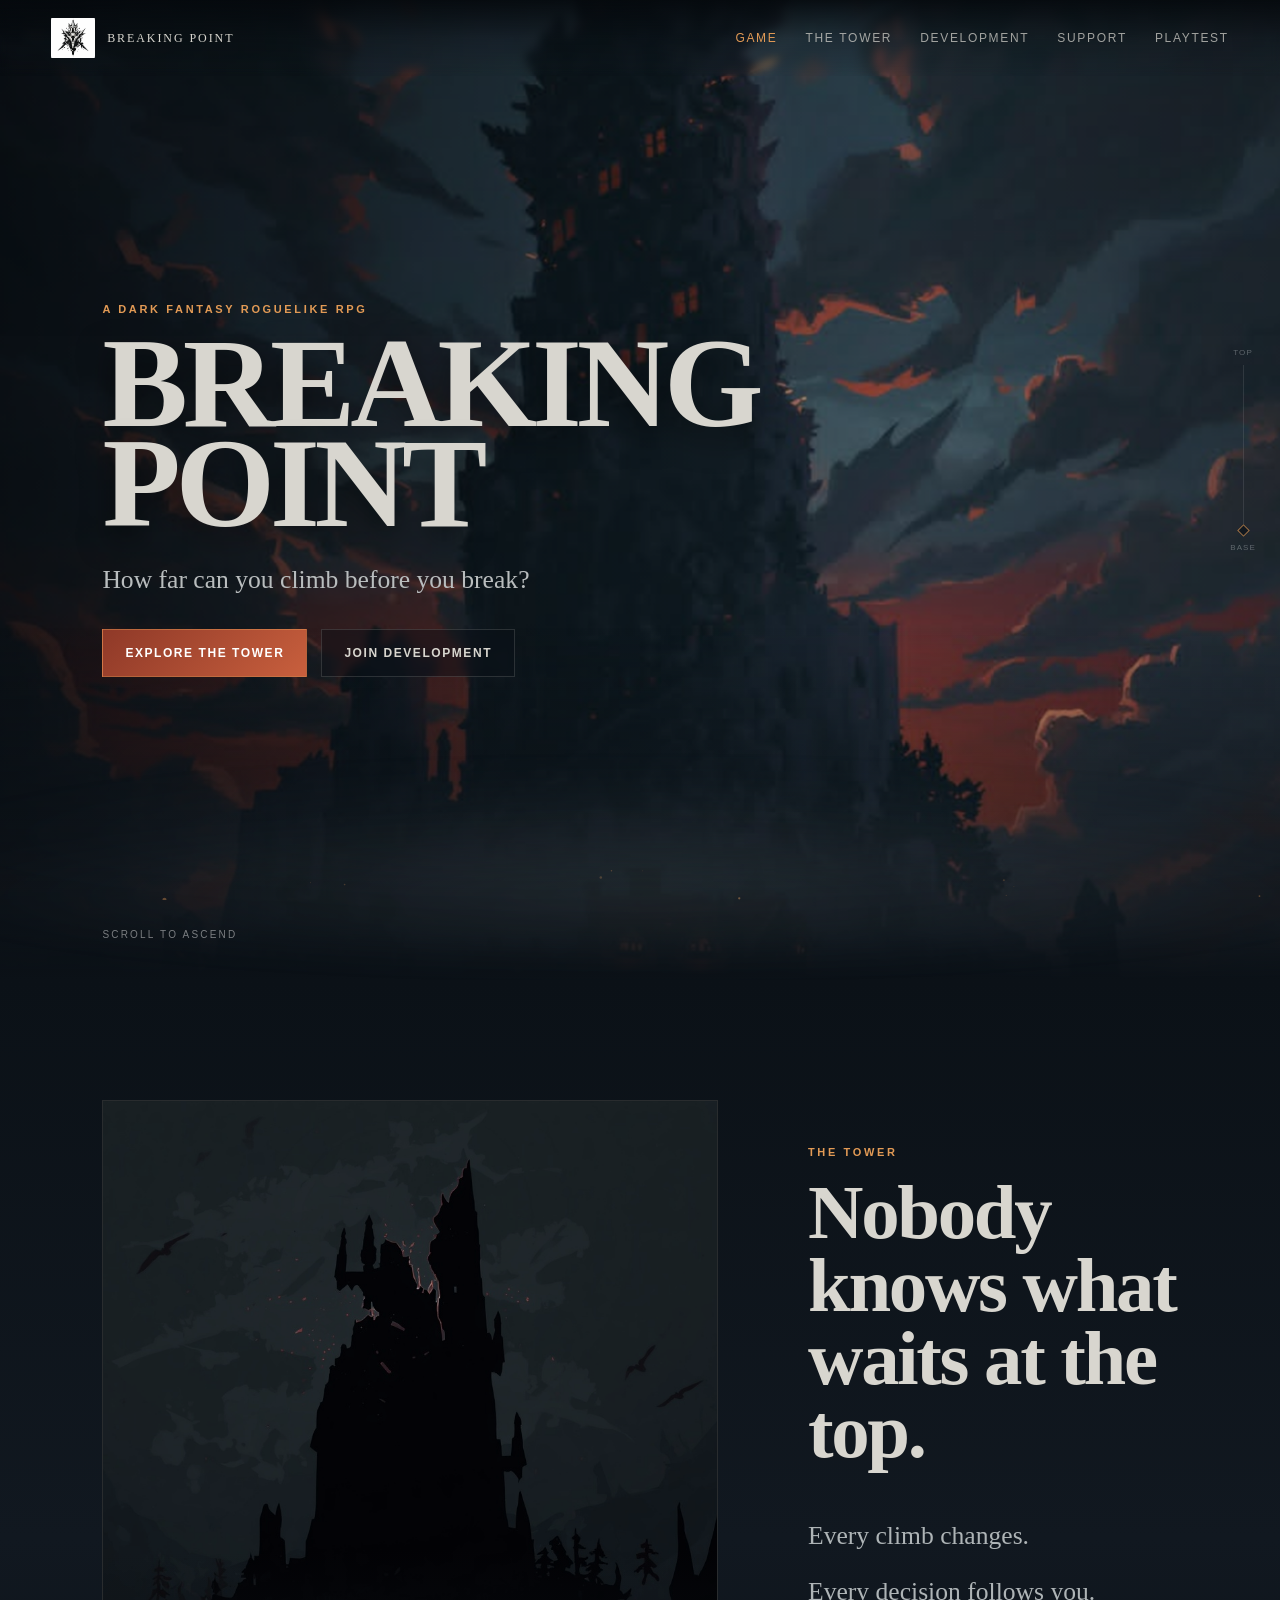
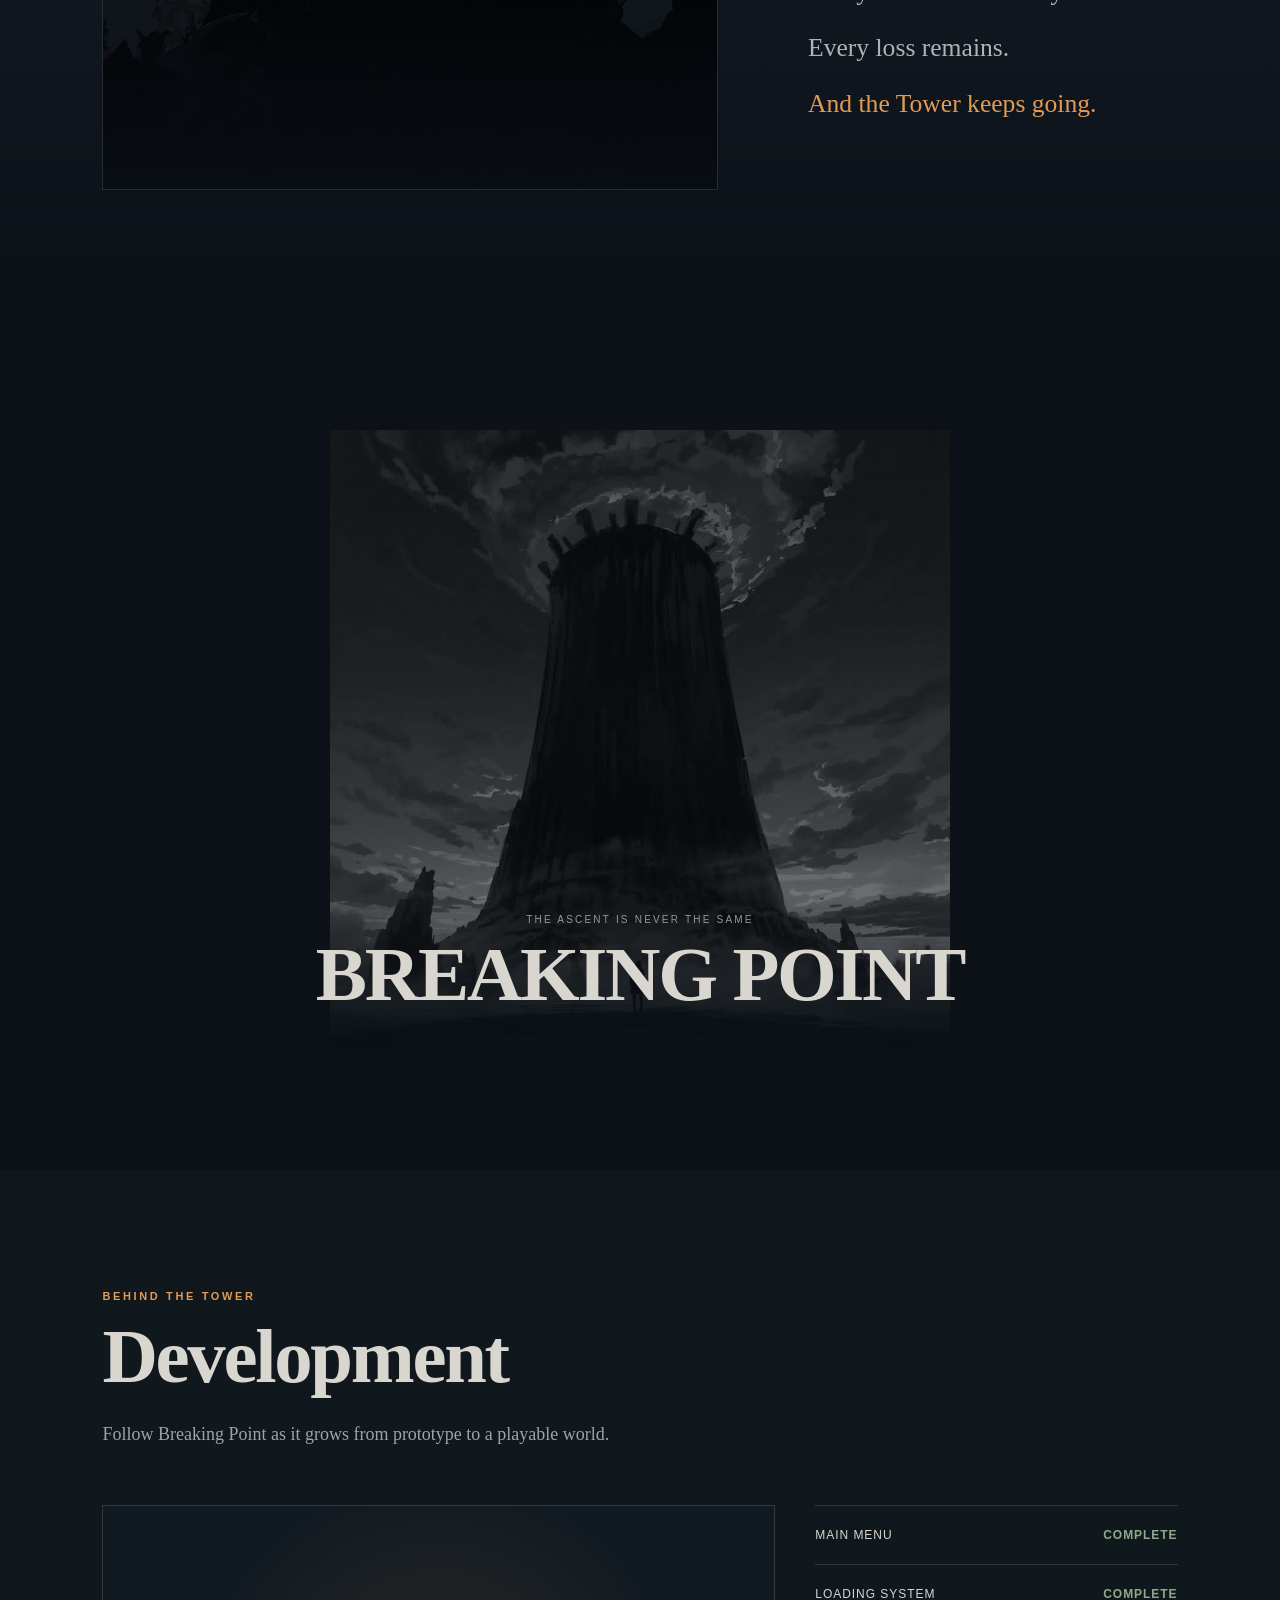
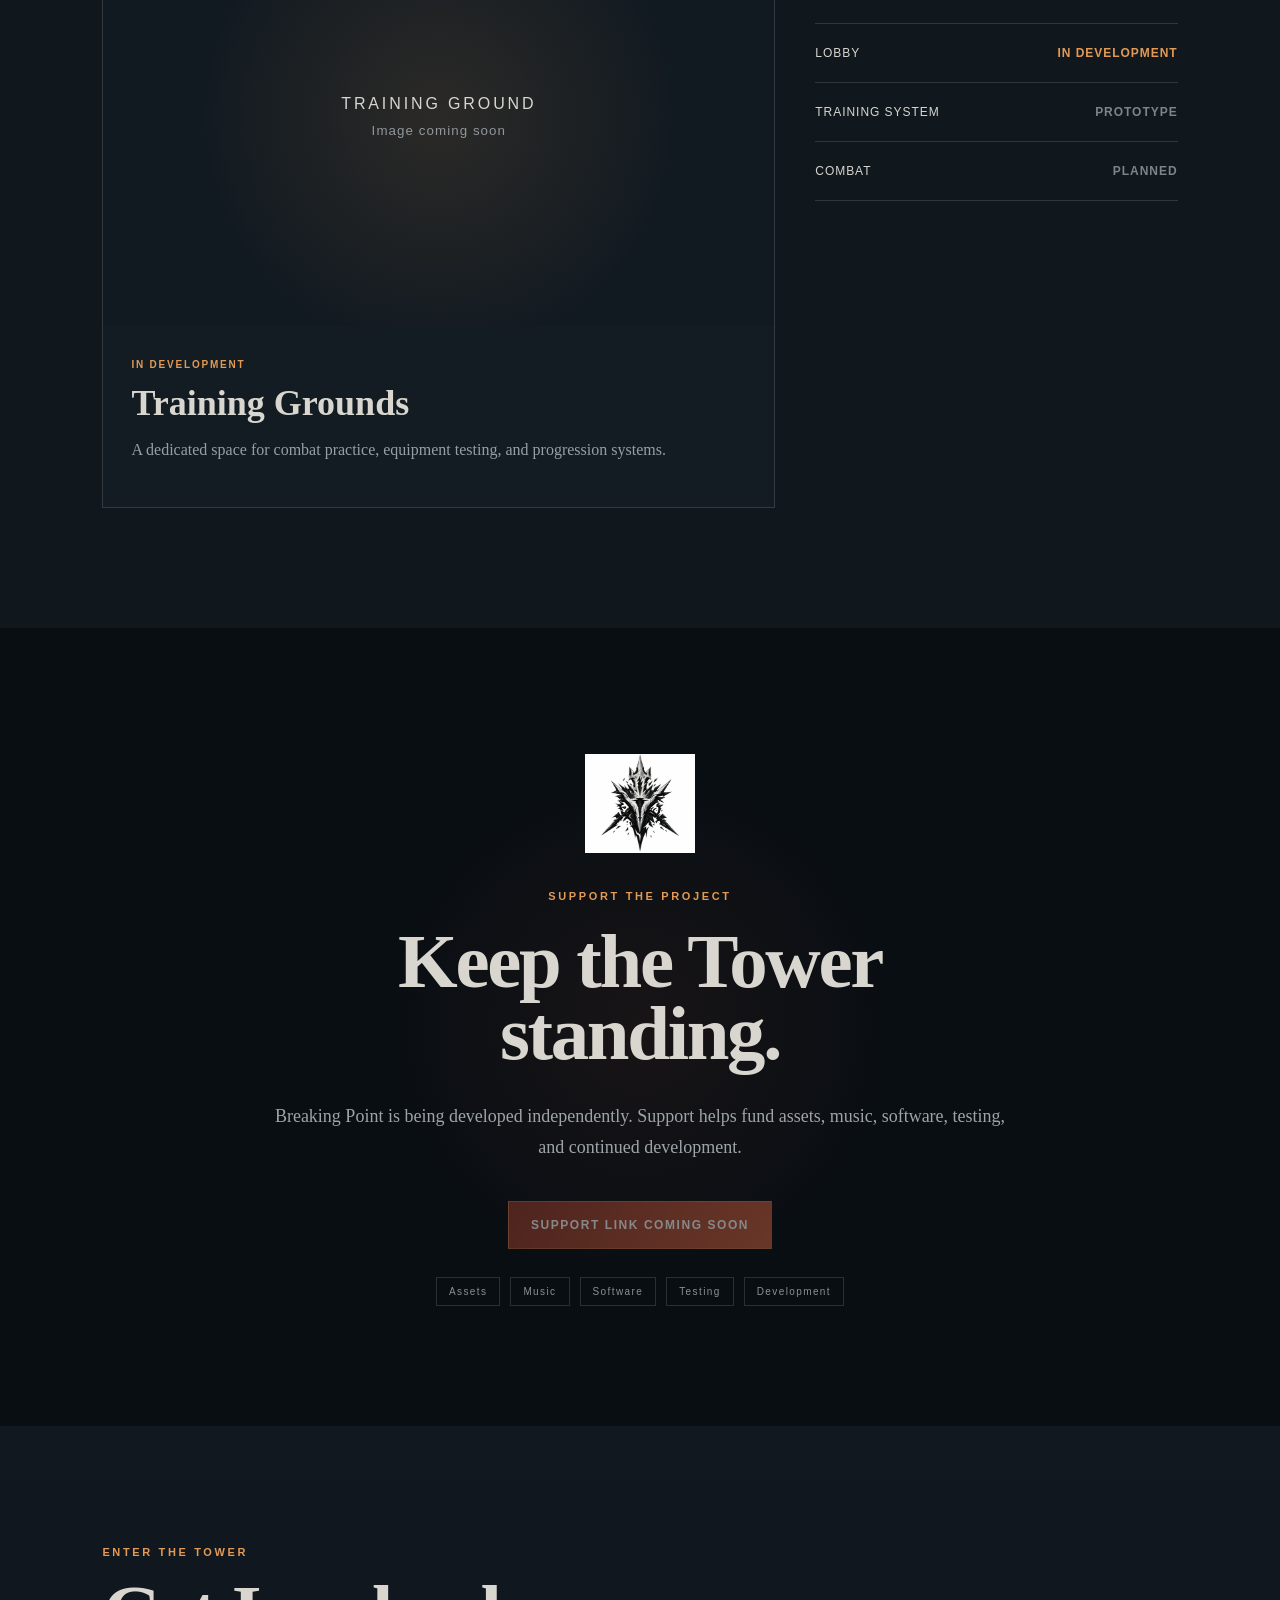
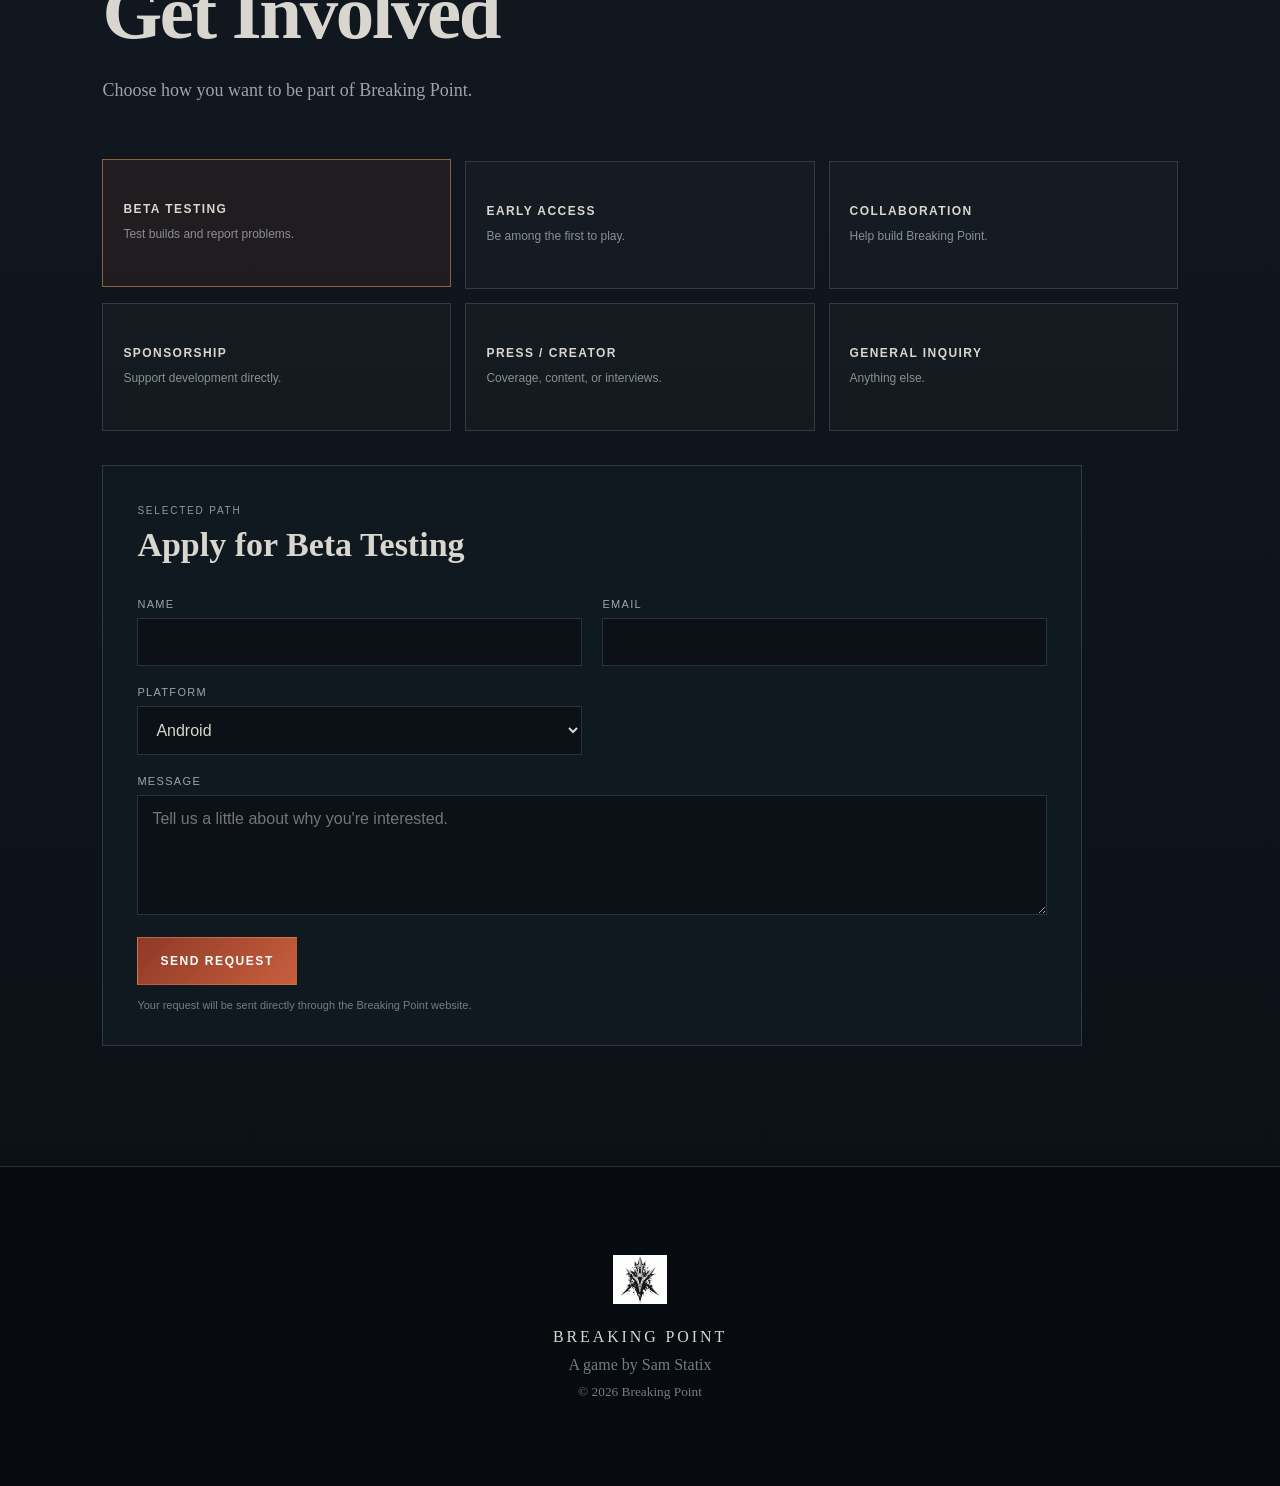
<file: index.html>
<!DOCTYPE html>
<html lang="en">

<head>
  <meta charset="UTF-8" />
  <meta name="viewport" content="width=device-width, initial-scale=1.0" />
  <meta
    name="description"
    content="Breaking Point — a dark fantasy roguelike RPG in development."
  />

  <title>Breaking Point</title>

  <link rel="stylesheet" href="style.css" />
</head>

<body>

  <canvas id="embers" aria-hidden="true"></canvas>


  <!-- =====================================
       HEADER
  ====================================== -->

  <header class="site-header">

    <a href="#game" class="brand" aria-label="Breaking Point home">

      <img
        src="assets/images/logo.jfif"
        alt="Breaking Point logo"
        class="site-logo"
      />

      <span>BREAKING POINT</span>

    </a>


    <button
      class="menu-toggle"
      aria-label="Open navigation"
      aria-expanded="false"
    >
      ☰
    </button>


    <nav class="site-nav" aria-label="Primary navigation">

      <a href="#game">GAME</a>

      <a href="#tower">THE TOWER</a>

      <a href="#development">DEVELOPMENT</a>

      <a href="#support">SUPPORT</a>

      <a href="#playtest">PLAYTEST</a>

    </nav>

  </header>



  <main>


    <!-- =====================================
         GAME / HERO
    ====================================== -->

    <section
      id="game"
      class="hero section dark-section"
    >

      <div class="hero-bg"></div>

      <div class="hero-overlay"></div>

      <div class="fog fog-a"></div>
      <div class="fog fog-b"></div>


      <div class="hero-content reveal">

        <p class="eyebrow">
          A DARK FANTASY ROGUELIKE RPG
        </p>


        <h1>
          BREAKING<br />
          POINT
        </h1>


        <p class="hero-copy">
          How far can you climb before you break?
        </p>


        <div class="hero-actions">

          <a
            class="btn primary"
            href="#tower"
          >
            Explore the Tower
          </a>


          <a
            class="btn ghost"
            href="#playtest"
          >
            Join Development
          </a>

        </div>

      </div>


      <div class="scroll-hint">
        SCROLL TO ASCEND
      </div>

    </section>



    <!-- =====================================
         THE TOWER
    ====================================== -->

    <section
      id="tower"
      class="section tower-section"
    >

      <div class="tower-image reveal">

        <img
          src="assets/images/tower-exterior.jfif"
          alt="The enormous tower of Breaking Point"
        />

      </div>


      <div class="tower-copy">

        <p class="eyebrow reveal">
          THE TOWER
        </p>


        <h2 class="reveal">
          Nobody knows what waits at the top.
        </h2>


        <div class="tower-lines">

          <p class="reveal">
            Every climb changes.
          </p>

          <p class="reveal">
            Every decision follows you.
          </p>

          <p class="reveal">
            Every loss remains.
          </p>

          <p class="reveal">
            And the Tower keeps going.
          </p>

        </div>

      </div>

    </section>



    <!-- =====================================
         TOWER TRANSITION / SIGIL
    ====================================== -->

    <section
      class="section sigil-break dark-section"
    >

      <div class="sigil-image reveal">

        <img
          src="assets/images/tower-silhouette.jfif"
          alt="Silhouette of the Breaking Point tower"
        />

      </div>


      <div class="break-title reveal">

        <span>
          THE ASCENT IS NEVER THE SAME
        </span>


        <h2>
          BREAKING POINT
        </h2>

      </div>

    </section>



    <!-- =====================================
         DEVELOPMENT
    ====================================== -->

    <section
      id="development"
      class="section development-section"
    >

      <div class="section-heading reveal">

        <p class="eyebrow">
          BEHIND THE TOWER
        </p>


        <h2>
          Development
        </h2>


        <p>
          Follow Breaking Point as it grows from
          prototype to a playable world.
        </p>

      </div>


      <div class="dev-grid">


        <article class="dev-feature reveal">


          <div class="dev-image">

            <!--
              Add training-ground.jfif later.

              When you add it to assets/images,
              replace the temporary content below
              with:

              <img
                src="assets/images/training-ground.jfif"
                alt="Breaking Point training ground"
              />
            -->

            <div class="training-placeholder">

              <span>
                TRAINING GROUND
              </span>

              <small>
                Image coming soon
              </small>

            </div>

          </div>


          <div class="dev-copy">

            <span class="status">
              IN DEVELOPMENT
            </span>


            <h3>
              Training Grounds
            </h3>


            <p>
              A dedicated space for combat practice,
              equipment testing, and progression systems.
            </p>

          </div>

        </article>



        <div class="milestones reveal">


          <div class="milestone done">

            <span>
              MAIN MENU
            </span>

            <strong>
              COMPLETE
            </strong>

          </div>


          <div class="milestone done">

            <span>
              LOADING SYSTEM
            </span>

            <strong>
              COMPLETE
            </strong>

          </div>


          <div class="milestone active">

            <span>
              LOBBY
            </span>

            <strong>
              IN DEVELOPMENT
            </strong>

          </div>


          <div class="milestone">

            <span>
              TRAINING SYSTEM
            </span>

            <strong>
              PROTOTYPE
            </strong>

          </div>


          <div class="milestone">

            <span>
              COMBAT
            </span>

            <strong>
              PLANNED
            </strong>

          </div>

        </div>

      </div>

    </section>



    <!-- =====================================
         SUPPORT
    ====================================== -->

    <section
      id="support"
      class="section support-section dark-section"
    >

      <div class="support-inner reveal">


        <img
          src="assets/images/logo.jfif"
          alt="Breaking Point emblem"
          class="support-logo"
        />


        <p class="eyebrow">
          SUPPORT THE PROJECT
        </p>


        <h2>
          Keep the Tower standing.
        </h2>


        <p>
          Breaking Point is being developed independently.
          Support helps fund assets, music, software,
          testing, and continued development.
        </p>


        <a
          class="btn primary disabled"
          href="#"
          aria-disabled="true"
          tabindex="-1"
        >
          Support Link Coming Soon
        </a>


        <div class="support-tags">

          <span>
            Assets
          </span>

          <span>
            Music
          </span>

          <span>
            Software
          </span>

          <span>
            Testing
          </span>

          <span>
            Development
          </span>

        </div>

      </div>

    </section>



    <!-- =====================================
         PLAYTEST / GET INVOLVED
    ====================================== -->

    <section
      id="playtest"
      class="section involve-section"
    >

      <div class="section-heading reveal">

        <p class="eyebrow">
          ENTER THE TOWER
        </p>


        <h2>
          Get Involved
        </h2>


        <p>
          Choose how you want to be part of
          Breaking Point.
        </p>

      </div>



      <div
        class="interest-grid reveal"
        role="group"
        aria-label="Interest type"
      >


        <button
          class="interest-card active"
          data-type="Beta Testing"
        >

          Beta Testing

          <span>
            Test builds and report problems.
          </span>

        </button>



        <button
          class="interest-card"
          data-type="Early Access"
        >

          Early Access

          <span>
            Be among the first to play.
          </span>

        </button>



        <button
          class="interest-card"
          data-type="Collaboration"
        >

          Collaboration

          <span>
            Help build Breaking Point.
          </span>

        </button>



        <button
          class="interest-card"
          data-type="Sponsorship"
        >

          Sponsorship

          <span>
            Support development directly.
          </span>

        </button>



        <button
          class="interest-card"
          data-type="Press / Creator"
        >

          Press / Creator

          <span>
            Coverage, content, or interviews.
          </span>

        </button>



        <button
          class="interest-card"
          data-type="General Inquiry"
        >

          General Inquiry

          <span>
            Anything else.
          </span>

        </button>

      </div>



      <!-- =====================================
           NETLIFY FORM
      ====================================== -->

      <form
        class="contact-form reveal"
        name="breaking-point-interest"
        method="POST"
        action="/thanks.html"
        data-netlify="true"
        netlify-honeypot="bot-field"
      >


        <input
          type="hidden"
          name="form-name"
          value="breaking-point-interest"
        />


        <input
          type="hidden"
          name="interest"
          id="interestField"
          value="Beta Testing"
        />


        <p class="hidden">

          <label>

            Don't fill this out:

            <input name="bot-field" />

          </label>

        </p>



        <div class="form-title">

          <span>
            SELECTED PATH
          </span>


          <h3 id="formHeading">
            Apply for Beta Testing
          </h3>

        </div>



        <div class="form-grid">


          <label>

            Name

            <input
              type="text"
              name="name"
              required
              autocomplete="name"
            />

          </label>



          <label>

            Email

            <input
              type="email"
              name="email"
              required
              autocomplete="email"
            />

          </label>



          <label id="platformWrap">

            Platform

            <select name="platform">

              <option value="Android">
                Android
              </option>

              <option value="PC">
                PC
              </option>

              <option value="Both">
                Both
              </option>

            </select>

          </label>



          <label class="full-width">

            Message

            <textarea
              name="message"
              rows="5"
              placeholder="Tell us a little about why you're interested."
            ></textarea>

          </label>

        </div>



        <button
          class="btn primary submit-btn"
          type="submit"
        >
          Send Request
        </button>


        <p class="form-note">
          Your request will be sent directly
          through the Breaking Point website.
        </p>

      </form>

    </section>


  </main>



  <!-- =====================================
       CLIMB INDICATOR
  ====================================== -->

  <aside
    class="climb-meter"
    aria-hidden="true"
  >

    <span class="climb-label top">
      TOP
    </span>


    <div class="climb-track">

      <div class="climb-progress"></div>

      <div class="climb-marker"></div>

    </div>


    <span class="climb-label bottom">
      BASE
    </span>

  </aside>



  <!-- =====================================
       FOOTER
  ====================================== -->

  <footer class="site-footer">


    <img
      src="assets/images/logo.jfif"
      alt="Breaking Point logo"
      class="footer-logo"
    />


    <p>
      BREAKING POINT
    </p>


    <span>
      A game by Sam Statix
    </span>


    <small>
      © 2026 Breaking Point
    </small>


  </footer>



  <script src="script.js"></script>

</body>

</html>
</file>
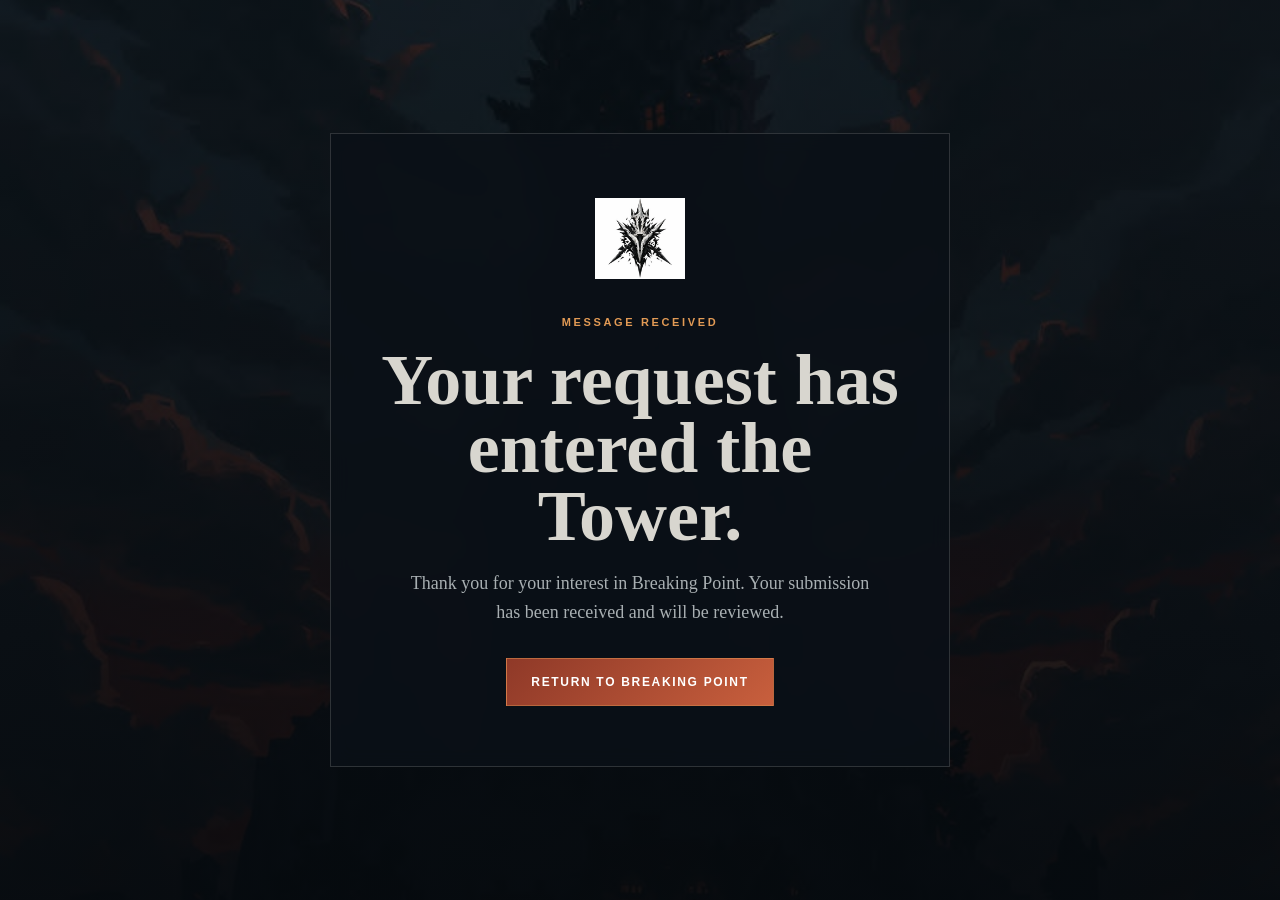
<file: thanks.html>
<!DOCTYPE html>
<html lang="en">

<head>
  <meta charset="UTF-8">
  <meta name="viewport" content="width=device-width, initial-scale=1.0">

  <title>Request Received — Breaking Point</title>

  <style>
    * {
      box-sizing: border-box;
    }

    body {
      margin: 0;
      min-height: 100vh;

      display: flex;
      align-items: center;
      justify-content: center;

      padding: 30px;

      background:
        linear-gradient(
          rgba(5, 9, 13, 0.72),
          rgba(5, 9, 13, 0.94)
        ),
        url("assets/images/main-tower.jfif");

      background-size: cover;
      background-position: center;

      color: #d8d6cf;

      font-family: Georgia, "Times New Roman", serif;
    }

    .success-box {
      width: min(620px, 100%);

      text-align: center;

      padding: 60px 35px;

      background: rgba(11, 17, 23, 0.88);

      border: 1px solid rgba(216, 214, 207, 0.18);

      backdrop-filter: blur(10px);
    }

    .logo {
      width: 90px;
      height: 90px;

      object-fit: contain;

      margin-bottom: 28px;
    }

    .small-title {
      color: #e29a55;

      font-family: Arial, sans-serif;
      font-size: 11px;
      font-weight: bold;

      letter-spacing: 0.24em;
    }

    h1 {
      margin: 18px 0;

      font-size: clamp(42px, 7vw, 72px);

      line-height: 0.95;
    }

    p {
      max-width: 470px;

      margin: 0 auto 32px;

      color: #a8afb2;

      font-size: 18px;
      line-height: 1.6;
    }

    a {
      min-height: 48px;

      display: inline-flex;
      align-items: center;
      justify-content: center;

      padding: 0 24px;

      background: linear-gradient(
        135deg,
        #8f3928,
        #c85f3d
      );

      border: 1px solid rgba(226, 154, 85, 0.45);

      color: white;

      text-decoration: none;

      font-family: Arial, sans-serif;
      font-size: 12px;
      font-weight: bold;

      letter-spacing: 0.14em;
    }

    a:hover {
      opacity: 0.9;
    }
  </style>
</head>

<body>

  <main class="success-box">

    <img
      src="assets/images/logo.jfif"
      alt="Breaking Point"
      class="logo"
    >

    <div class="small-title">
      MESSAGE RECEIVED
    </div>

    <h1>
      Your request has entered the Tower.
    </h1>

    <p>
      Thank you for your interest in Breaking Point.
      Your submission has been received and will be reviewed.
    </p>

    <a href="/">
      RETURN TO BREAKING POINT
    </a>

  </main>

</body>

</html>
</file>
<file: style.css>
:root {
  --bg: #0b1117;
  --bg-2: #101820;
  --panel: #151e26;
  --storm: #344550;
  --text: #d8d6cf;
  --muted: #91979b;
  --ember: #c85f3d;
  --warm: #e29a55;
  --border: rgba(216, 214, 207, 0.16);
  --header-h: 76px;
}

* {
  box-sizing: border-box;
}

html {
  scroll-behavior: smooth;
}

body {
  margin: 0;
  background: var(--bg);
  color: var(--text);
  font-family: Georgia, "Times New Roman", serif;
  overflow-x: hidden;
}

body::selection {
  background: var(--ember);
  color: #fff;
}

a {
  color: inherit;
  text-decoration: none;
}

button,
input,
textarea,
select {
  font: inherit;
}

/* =========================================
   EMBERS
========================================= */

#embers {
  position: fixed;
  inset: 0;
  pointer-events: none;
  z-index: 4;
  opacity: 0.65;
}

/* =========================================
   HEADER
========================================= */

.site-header {
  position: fixed;
  inset: 0 0 auto 0;
  height: var(--header-h);

  display: flex;
  align-items: center;
  justify-content: space-between;

  padding: 0 4vw;
  z-index: 20;

  background: linear-gradient(
    to bottom,
    rgba(5, 9, 13, 0.9),
    rgba(5, 9, 13, 0.25),
    transparent
  );

  backdrop-filter: blur(4px);
}

.brand {
  display: flex;
  align-items: center;
  gap: 12px;

  letter-spacing: 0.16em;
  font-size: 12px;
}

.site-logo {
  width: 44px;
  height: 44px;
  object-fit: contain;
  border-radius: 4px;
}

.site-nav {
  display: flex;
  gap: 28px;

  font-family: Arial, sans-serif;
  font-size: 12px;
  letter-spacing: 0.14em;
}

.site-nav a {
  opacity: 0.72;
  transition:
    opacity 0.25s,
    color 0.25s;
}

.site-nav a:hover,
.site-nav a.active {
  opacity: 1;
  color: var(--warm);
}

.menu-toggle {
  display: none;
  background: none;
  border: 0;
  color: var(--text);
  font-size: 24px;
  cursor: pointer;
}

/* =========================================
   GENERAL
========================================= */

.section {
  position: relative;
  min-height: 720px;
  padding: 120px 8vw;
  overflow: hidden;
}

.dark-section {
  background: var(--bg);
}

h1,
h2,
h3,
p {
  margin-top: 0;
}

.eyebrow {
  margin: 0 0 18px;

  font:
    700 11px/1.2 Arial,
    sans-serif;

  letter-spacing: 0.24em;
  color: var(--warm);
}

/* =========================================
   HERO
========================================= */

.hero {
  min-height: 980px;

  display: flex;
  align-items: center;
}

.hero-bg {
  position: absolute;
  inset: 0;

  background-image:
    linear-gradient(
      90deg,
      rgba(5, 9, 13, 0.88) 0%,
      rgba(5, 9, 13, 0.48) 38%,
      rgba(5, 9, 13, 0.12) 70%,
      rgba(5, 9, 13, 0.36) 100%
    ),
    url("assets/images/main-tower.jfif");

  background-size: cover;
  background-position: center;
  background-repeat: no-repeat;

  transform: scale(1.04);
  will-change: transform;
}

.hero-overlay {
  position: absolute;
  inset: 0;

  background:
    linear-gradient(
      to top,
      var(--bg) 0%,
      rgba(11, 17, 23, 0.8) 5%,
      transparent 36%
    ),
    linear-gradient(
      to bottom,
      rgba(0, 0, 0, 0.1),
      transparent 35%
    );
}

.hero-content {
  position: relative;
  z-index: 6;

  width: min(680px, 92%);
}

h1 {
  font-size: clamp(72px, 10vw, 160px);
  line-height: 0.78;
  letter-spacing: -0.04em;
  margin-bottom: 28px;

  text-shadow: 0 12px 30px rgba(0, 0, 0, 0.5);
}

.hero-copy {
  font-size: clamp(18px, 2vw, 28px);
  color: #b9bdbe;
  max-width: 550px;
  line-height: 1.4;
}

.hero-actions {
  display: flex;
  gap: 14px;
  flex-wrap: wrap;

  margin-top: 32px;
}

.scroll-hint {
  position: absolute;
  left: 8vw;
  bottom: 40px;
  z-index: 6;

  font:
    10px/1 Arial,
    sans-serif;

  letter-spacing: 0.22em;
  color: rgba(255, 255, 255, 0.45);
}

/* =========================================
   BUTTONS
========================================= */

.btn {
  min-height: 48px;
  padding: 0 22px;

  display: inline-flex;
  align-items: center;
  justify-content: center;

  border: 1px solid var(--border);

  font:
    700 12px/1 Arial,
    sans-serif;

  letter-spacing: 0.13em;
  text-transform: uppercase;

  transition:
    transform 0.2s,
    background 0.2s,
    border-color 0.2s;
}

.btn:hover {
  transform: translateY(-2px);
}

.btn.primary {
  background: linear-gradient(
    135deg,
    #8f3928,
    var(--ember)
  );

  color: #fff;
  border-color: rgba(226, 154, 85, 0.42);
}

.btn.ghost {
  background: rgba(10, 16, 22, 0.42);
  backdrop-filter: blur(4px);
}

.btn.disabled {
  opacity: 0.5;
  pointer-events: none;
}

/* =========================================
   FOG
========================================= */

.fog {
  position: absolute;
  left: -20%;
  bottom: 0;

  width: 140%;
  height: 170px;

  z-index: 5;
  opacity: 0.16;
  filter: blur(22px);

  background: radial-gradient(
    ellipse at center,
    rgba(190, 202, 207, 0.6),
    rgba(190, 202, 207, 0) 62%
  );

  animation: drift 18s linear infinite alternate;
}

.fog-b {
  bottom: 60px;
  opacity: 0.09;
  animation-duration: 25s;
  animation-direction: alternate-reverse;
}

@keyframes drift {
  from {
    transform: translateX(-4%);
  }

  to {
    transform: translateX(4%);
  }
}

/* =========================================
   THE TOWER
========================================= */

.tower-section {
  background: linear-gradient(
    #0b1117,
    #111820 60%,
    #0b1117
  );

  display: grid;
  grid-template-columns: 1.25fr 0.75fr;

  gap: 7vw;
  align-items: center;
}

.tower-image {
  min-height: 690px;
  border: 1px solid var(--border);
  overflow: hidden;
  position: relative;
  background: #070b0f;
}

.tower-image::after {
  content: "";
  position: absolute;
  inset: 0;

  background:
    linear-gradient(
      to top,
      rgba(11, 17, 23, 0.8),
      transparent 35%
    );

  pointer-events: none;
}

.tower-image img {
  width: 100%;
  height: 100%;
  min-height: 690px;

  position: absolute;
  inset: 0;

  object-fit: cover;
  object-position: center;

  filter:
    brightness(0.78)
    contrast(1.08)
    saturate(0.85);

  transition:
    transform 1.2s ease,
    filter 0.8s ease;
}

.tower-image:hover img {
  transform: scale(1.035);

  filter:
    brightness(0.9)
    contrast(1.08)
    saturate(0.95);
}

.tower-copy {
  position: relative;
  z-index: 2;
}

h2 {
  font-size: clamp(46px, 6vw, 88px);
  line-height: 0.95;
  letter-spacing: -0.03em;
  margin-bottom: 30px;
}

.tower-lines {
  margin-top: 52px;
}

.tower-lines p {
  font-size: clamp(19px, 2vw, 30px);
  color: #aeb4b6;
  margin-bottom: 26px;
}

.tower-lines p:last-child {
  color: var(--warm);
}

/* =========================================
   SIGIL / TRANSITION
========================================= */

.sigil-break {
  min-height: 800px;

  display: grid;
  place-items: center;

  text-align: center;

  background:
    radial-gradient(
      circle at center,
      rgba(255, 255, 255, 0.025),
      transparent 55%
    ),
    var(--bg);
}

.sigil-image {
  width: min(620px, 85vw);
  position: relative;
  overflow: hidden;

  mask-image:
    linear-gradient(
      to bottom,
      black 75%,
      transparent 100%
    );
}

.sigil-image img {
  width: 100%;
  display: block;

  opacity: 0.68;

  mix-blend-mode: screen;

  filter:
    grayscale(1)
    contrast(1.2);
}

.break-title {
  margin-top: -150px;
  position: relative;
}

.break-title span {
  font:
    10px Arial,
    sans-serif;

  letter-spacing: 0.22em;
  color: var(--muted);
}

.break-title h2 {
  margin-top: 12px;
}

/* =========================================
   DEVELOPMENT
========================================= */

.development-section {
  background: #10171d;
}

.section-heading {
  max-width: 760px;
  margin-bottom: 60px;
}

.section-heading > p:last-child {
  color: #9da4a8;
  font-size: 18px;
}

.dev-grid {
  display: grid;
  grid-template-columns: 1.3fr 0.7fr;
  gap: 40px;
}

.dev-feature {
  border: 1px solid var(--border);
  background: #131c23;
}

.dev-image {
  min-height: 420px;
  overflow: hidden;
}

.training-placeholder {
  min-height: 420px;

  display: flex;
  flex-direction: column;
  align-items: center;
  justify-content: center;

  gap: 10px;

  background:
    radial-gradient(
      circle,
      rgba(226, 154, 85, 0.12),
      transparent 60%
    ),
    #121a21;

  color: var(--text);

  letter-spacing: 0.18em;
  font-family: Arial, sans-serif;
}

.training-placeholder small {
  color: var(--muted);
  letter-spacing: 0.08em;
}

.dev-copy {
  padding: 28px;
}

.status {
  font:
    700 10px Arial,
    sans-serif;

  letter-spacing: 0.18em;
  color: var(--warm);
}

.dev-copy h3 {
  font-size: 36px;
  margin: 10px 0 12px;
}

.dev-copy p {
  color: #969fa3;
  line-height: 1.7;
}

.milestones {
  border-top: 1px solid var(--border);
}

.milestone {
  display: flex;
  justify-content: space-between;

  gap: 20px;
  padding: 22px 0;

  border-bottom: 1px solid var(--border);

  font:
    12px Arial,
    sans-serif;

  letter-spacing: 0.08em;
}

.milestone strong {
  color: #7b858a;
}

.milestone.done strong {
  color: #8ea98c;
}

.milestone.active strong {
  color: var(--warm);
}

/* =========================================
   SUPPORT
========================================= */

.support-section {
  min-height: 700px;

  display: grid;
  place-items: center;

  text-align: center;

  background:
    radial-gradient(
      circle at center,
      rgba(200, 95, 61, 0.08),
      transparent 34%
    ),
    #090e13;
}

.support-inner {
  max-width: 760px;
}

.support-logo {
  width: 110px;
  height: 110px;
  object-fit: contain;
  margin-bottom: 28px;
}

.support-inner h2 {
  margin-top: 22px;
}

.support-inner > p:not(.eyebrow) {
  color: #9da4a8;
  font-size: 18px;
  line-height: 1.7;
}

.support-inner .btn {
  margin-top: 20px;
}

.support-tags {
  margin-top: 28px;

  display: flex;
  justify-content: center;
  flex-wrap: wrap;

  gap: 10px;
}

.support-tags span {
  border: 1px solid var(--border);
  padding: 8px 12px;

  font:
    10px Arial,
    sans-serif;

  letter-spacing: 0.14em;
  color: #899095;
}

/* =========================================
   GET INVOLVED
========================================= */

.involve-section {
  background: linear-gradient(
    #111820,
    #0b1117
  );
}

.interest-grid {
  display: grid;
  grid-template-columns: repeat(3, 1fr);

  gap: 14px;
  margin-bottom: 34px;
}

.interest-card {
  min-height: 128px;
  text-align: left;

  padding: 20px;

  border: 1px solid var(--border);

  background: rgba(255, 255, 255, 0.02);

  color: var(--text);

  cursor: pointer;

  font:
    700 12px Arial,
    sans-serif;

  letter-spacing: 0.12em;
  text-transform: uppercase;

  transition:
    background 0.2s,
    border-color 0.2s,
    transform 0.2s;
}

.interest-card span {
  display: block;
  margin-top: 10px;

  color: #879095;

  text-transform: none;
  letter-spacing: 0;
  font-weight: 400;
  line-height: 1.4;
}

.interest-card:hover,
.interest-card.active {
  border-color: rgba(226, 154, 85, 0.56);
  background: rgba(200, 95, 61, 0.09);
  transform: translateY(-2px);
}

/* =========================================
   FORM
========================================= */

.contact-form {
  border: 1px solid var(--border);
  background: #111920;

  padding: 34px;

  max-width: 980px;
}

.form-title span {
  font:
    10px Arial,
    sans-serif;

  letter-spacing: 0.18em;
  color: var(--muted);
}

.form-title h3 {
  margin-top: 8px;
  font-size: 34px;
}

.form-grid {
  display: grid;
  grid-template-columns: repeat(2, 1fr);

  gap: 20px;
}

.form-grid label {
  display: flex;
  flex-direction: column;

  gap: 8px;

  color: #9da4a8;

  font:
    11px Arial,
    sans-serif;

  letter-spacing: 0.12em;
  text-transform: uppercase;
}

.form-grid input,
.form-grid textarea,
.form-grid select {
  width: 100%;

  border: 1px solid var(--border);
  background: #0b1117;
  color: var(--text);

  padding: 14px;

  outline: none;

  text-transform: none;
  letter-spacing: 0;

  font-size: 16px;
}

.form-grid input:focus,
.form-grid textarea:focus,
.form-grid select:focus {
  border-color: rgba(226, 154, 85, 0.65);
}

.full-width {
  grid-column: 1 / -1;
}

.submit-btn {
  margin-top: 22px;
  cursor: pointer;
}

.form-note {
  color: #727c81;

  font:
    11px Arial,
    sans-serif;

  margin: 14px 0 0;
}

.hidden {
  display: none;
}

/* =========================================
   CLIMB INDICATOR
========================================= */

.climb-meter {
  position: fixed;

  right: 24px;
  top: 50%;

  transform: translateY(-50%);

  z-index: 12;

  display: flex;
  flex-direction: column;
  align-items: center;

  gap: 8px;

  opacity: 0.65;
}

.climb-track {
  width: 1px;
  height: 170px;

  background: rgba(255, 255, 255, 0.16);

  position: relative;
}

.climb-progress {
  position: absolute;

  inset: auto 0 0;

  height: 0%;
  background: var(--warm);
}

.climb-marker {
  width: 9px;
  height: 9px;

  border: 1px solid var(--warm);
  background: var(--bg);

  transform: rotate(45deg);

  position: absolute;

  left: -4px;
  bottom: 0%;
}

.climb-label {
  font:
    8px Arial,
    sans-serif;

  letter-spacing: 0.14em;
  color: #838b8f;
}

/* =========================================
   FOOTER
========================================= */

.site-footer {
  min-height: 320px;
  padding: 70px 8vw;

  display: flex;
  flex-direction: column;
  align-items: center;
  justify-content: center;

  gap: 10px;

  text-align: center;

  border-top: 1px solid var(--border);

  background: #070b0f;
}

.footer-logo {
  width: 54px;
  height: 54px;
  object-fit: contain;
}

.site-footer p {
  margin: 12px 0 0;
  letter-spacing: 0.18em;
}

.site-footer span,
.site-footer small {
  color: #737c80;
}

/* =========================================
   REVEALS
========================================= */

.reveal {
  opacity: 0;
  transform: translateY(28px);

  transition:
    opacity 0.8s ease,
    transform 0.8s ease;
}

.reveal.visible {
  opacity: 1;
  transform: none;
}

/* =========================================
   TABLET
========================================= */

@media (max-width: 900px) {

  .site-nav {
    position: absolute;

    top: var(--header-h);

    right: 4vw;
    left: 4vw;

    display: none;
    flex-direction: column;

    gap: 0;
    padding: 10px;

    background: rgba(8, 12, 16, 0.96);

    border: 1px solid var(--border);
  }

  .site-nav.open {
    display: flex;
  }

  .site-nav a {
    padding: 16px;
  }

  .menu-toggle {
    display: block;
  }

  .tower-section,
  .dev-grid {
    grid-template-columns: 1fr;
  }

  .tower-image {
    min-height: 520px;
  }

  .tower-image img {
    min-height: 520px;
  }

  .interest-grid {
    grid-template-columns: repeat(2, 1fr);
  }

  .climb-meter {
    display: none;
  }

  .section {
    padding-inline: 6vw;
  }
}

/* =========================================
   MOBILE
========================================= */

@media (max-width: 600px) {

  .brand span {
    display: none;
  }

  .site-logo {
    width: 38px;
    height: 38px;
  }

  .hero {
    min-height: 760px;
  }

  .hero-bg {
    background-position: center center;
  }

  .section {
    min-height: auto;

    padding-top: 100px;
    padding-bottom: 100px;
  }

  h1 {
    font-size: clamp(58px, 20vw, 92px);
  }

  h2 {
    font-size: 48px;
  }

  .hero-actions {
    flex-direction: column;
    align-items: stretch;
  }

  .tower-image {
    min-height: 450px;
  }

  .tower-image img {
    min-height: 450px;
  }

  .interest-grid,
  .form-grid {
    grid-template-columns: 1fr;
  }

  .full-width {
    grid-column: auto;
  }

  .contact-form {
    padding: 22px;
  }

  .sigil-break {
    min-height: 640px;
  }

  .break-title {
    margin-top: -90px;
  }
}

/* =========================================
   REDUCED MOTION
========================================= */

@media (prefers-reduced-motion: reduce) {

  html {
    scroll-behavior: auto;
  }

  *,
  *::before,
  *::after {
    animation: none !important;
    transition-duration: 0.001ms !important;
  }

  .reveal {
    opacity: 1;
    transform: none;
  }

  #embers {
    display: none;
  }
}
</file>
